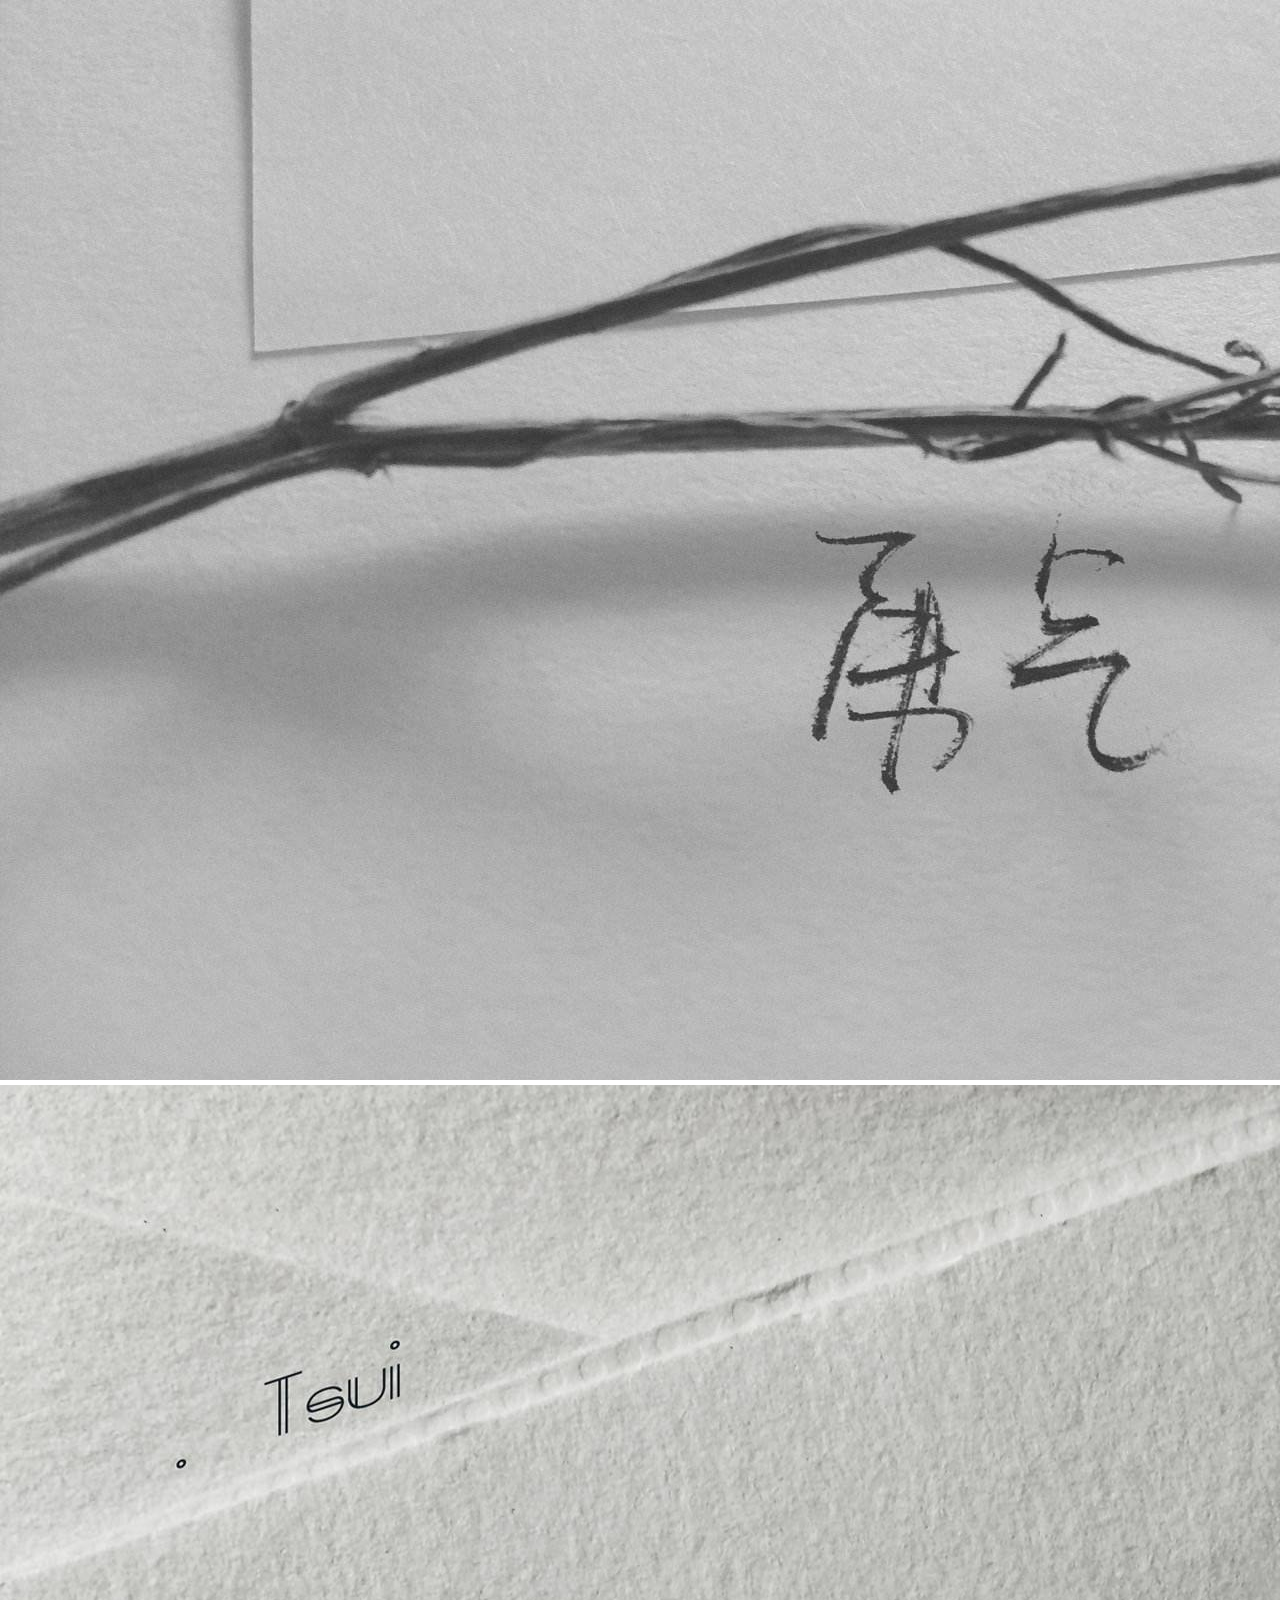
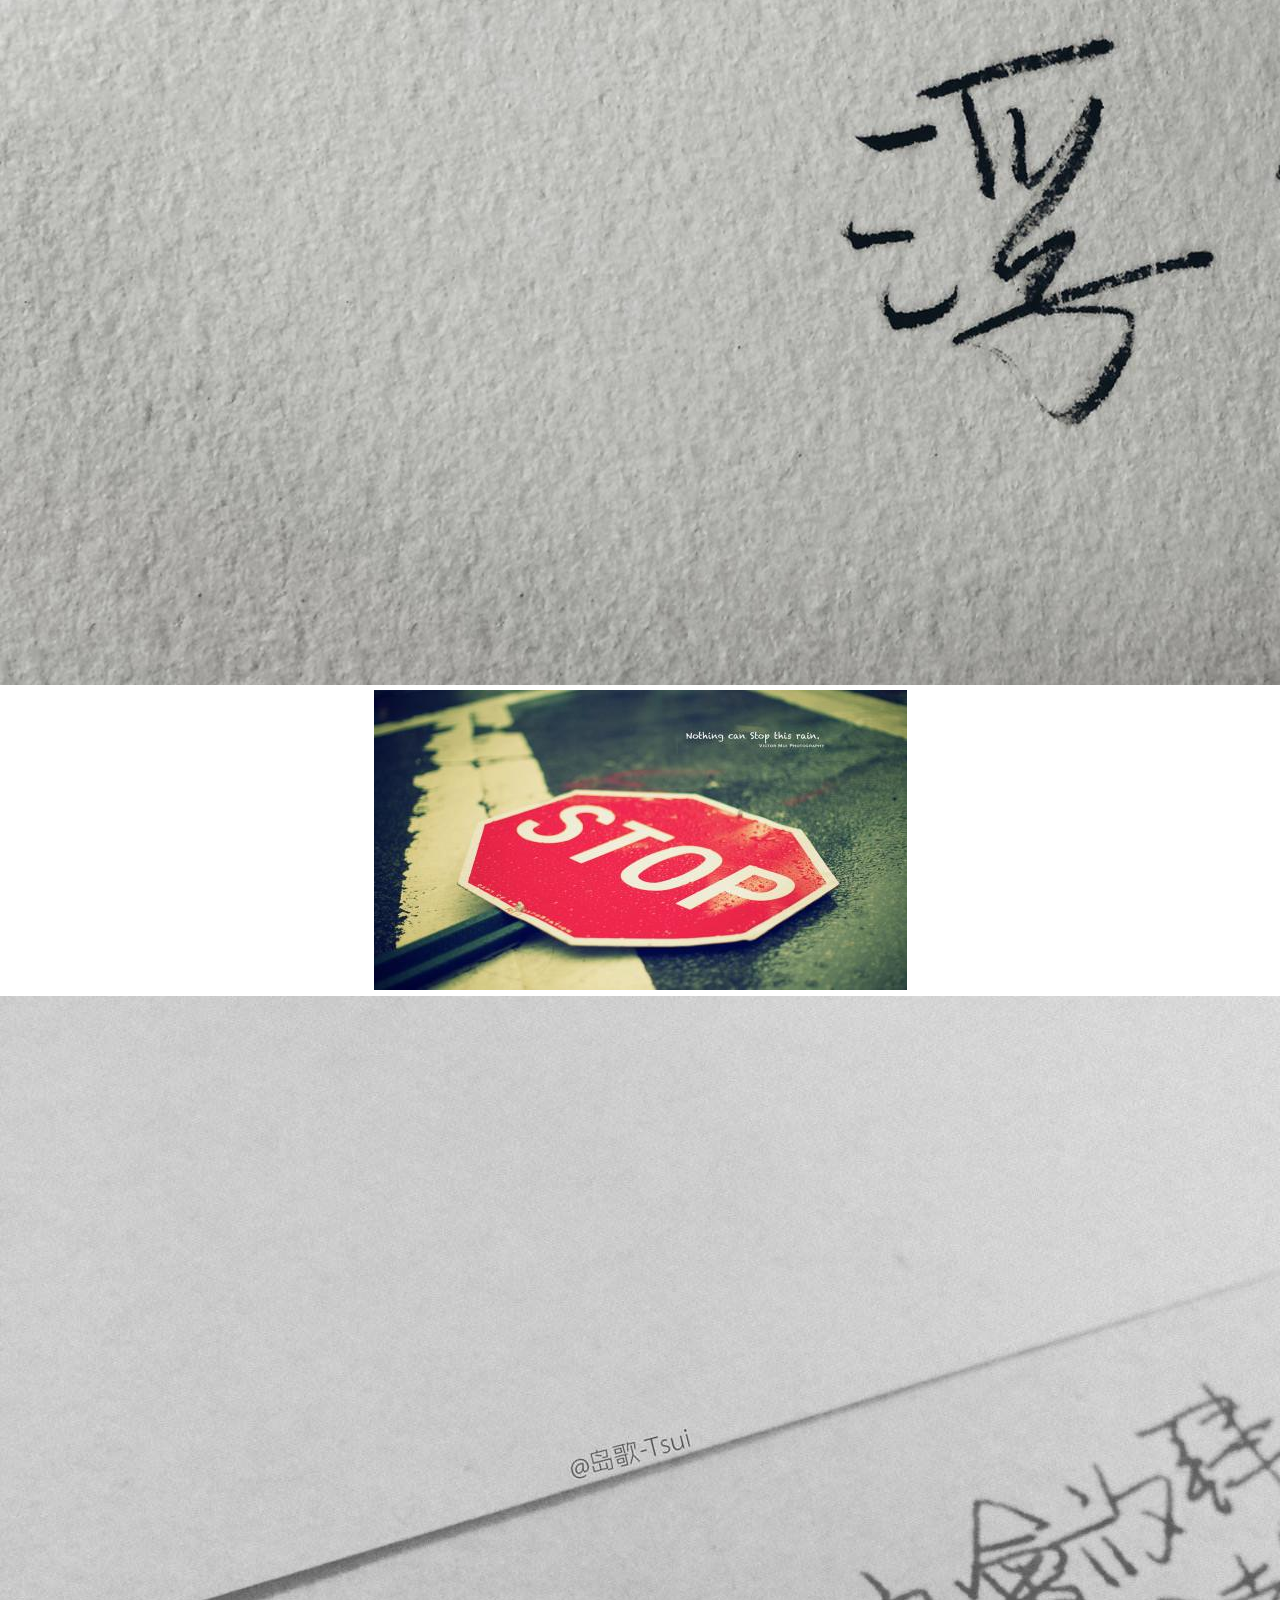
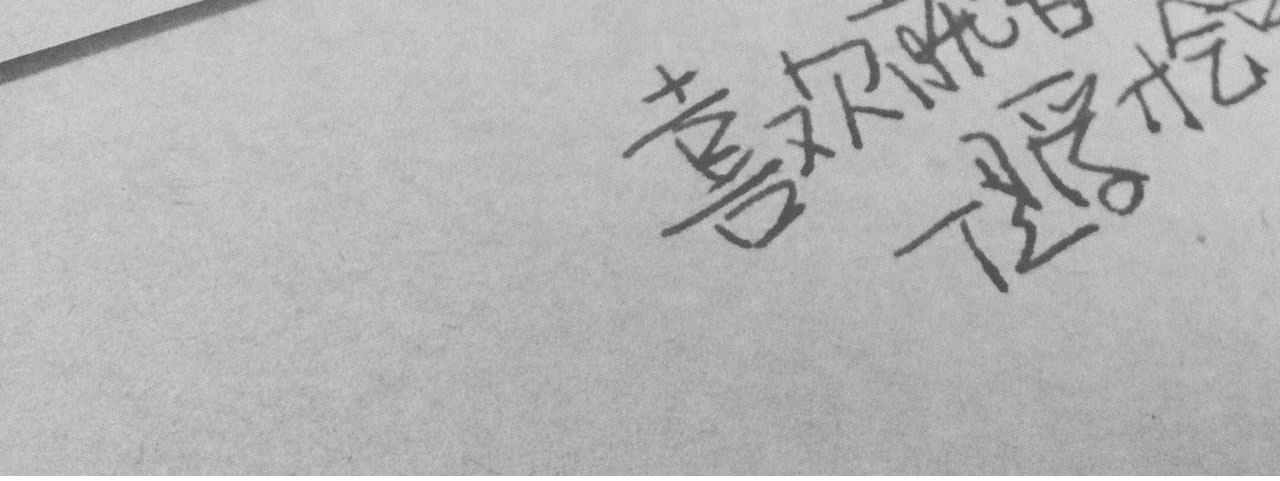
<file: index.html>
<!DOCTYPE html>
<html lang="en">
<head>
    <meta charset="UTF-8">
    <title>王江铭的个人主页</title>
    <meta name="viewport" content="width=device-width,initial-scale=1,user-scalable=no">
    <script src="http://libs.baidu.com/jquery/2.0.0/jquery.min.js"></script>
    <link rel="stylesheet" href="./css/Reset.css">
    <link rel="stylesheet" href="./css/index.css">
    <script type="text/javascript" src="http://cdn.repository.webfont.com/wwwroot/js/wf/youziku.api.min.js"></script>
    <script type="text/javascript">
        $webfont.load("body,h1", "32fb3807963644a78ba26c939ed2d4a9", "cyjianxk");
        /*$webfont.load("#id1,.class1,h1", "32fb3807963644a78ba26c939ed2d4a9", "cyjianxk");*/
        /*．．．*/
        $webfont.draw();
    </script>
</head>
<body>
<!--背景轮播图-->
<div id="slider" >
    <a href="#"><img src="./img/bg2.jpg"/></a>
    <a href="#"><img src="./img/bg3.jpeg"/></a>
    <a href="#"><img src="./img/bg4.jpg"/></a>
    <a href="#"><img src="./img/bg1.jpg"/></a>
</div>

<div class="container" style="display: none">
    <div class="main">
          <h1>王江铭</h1>
          <h3>前端工程师</h3>
<!--        熟悉java node等后端语言,熟悉sql-->
          <p class="jj">2019年毕业于邯郸职业技术学院,后入职河北站腾网科技有限公司,任职前端工程师,后续开发多个后台管理系统,参与过小程序和谷歌插件的开发,做过百度爬虫(爬取关键词排名) </p>
          <div class="nav">
              <span class="toP"><a href="./project.html">项目介绍</a></span>
              <span class="toSg"><a href="./past.html">时光漫步</a></span>
              <span class="toMe"><a href="./chat.html">联系我</a></span>
          </div>
    </div>
</div>

<!--网易云播放器-->
<div class="aduiobox">
    <iframe frameborder="no" border="0" marginwidth="0" marginheight="0" width=330 height=450 src="//music.163.com/outchain/player?type=0&id=2816165010&auto=1&height=430"></iframe>
</div>
<script src="./js/vmc.slider.full.min.js"></script>
<script>
    $(function() {
        let clinetH = $(window).height()
        let clinetW = $(window).width()
        $(".vui-slider").hide()
        $('#slider').vmcSlider({
            width:clinetW,
            height:clinetH,
            gridCol: 10,
            gridRow: 5,
            gridVertical: 20,
            gridHorizontal: 10,
            autoPlay: true,
            ascending: true,
            effects: [
                'fade', 'fadeLeft', 'fadeRight', 'fadeTop', 'fadeBottom', 'fadeTopLeft', 'fadeBottomRight',
                'blindsLeft', 'blindsRight', 'blindsTop', 'blindsBottom', 'blindsTopLeft', 'blindsBottomRight',
                'curtainLeft', 'curtainRight', 'interlaceLeft', 'interlaceRight', 'mosaic', 'bomb', 'fumes'
            ],
            ie6Tidy: false,
            random: false,
            duration: 4000,
            speed: 3000
        });
        $(".vui-slider").show()
        $(".container").show()
    });
</script>
</body>
</html>
</file>
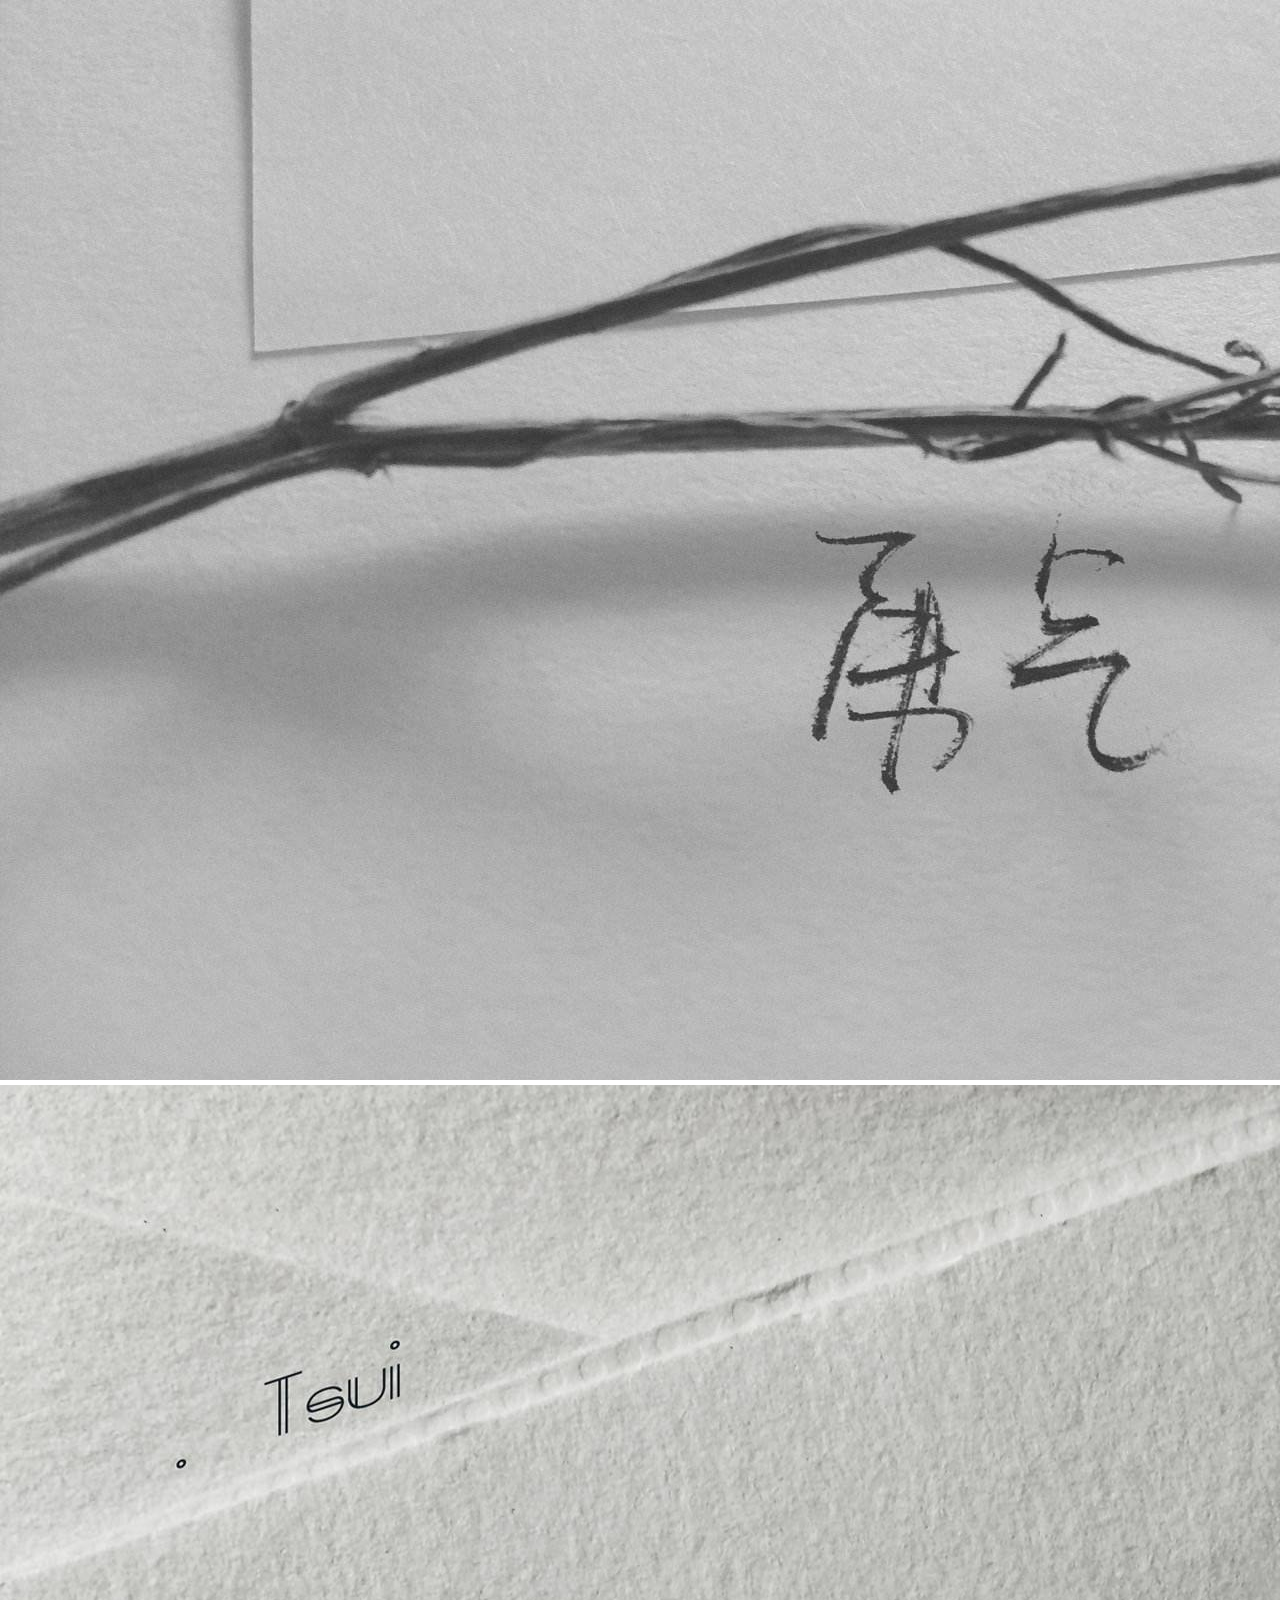
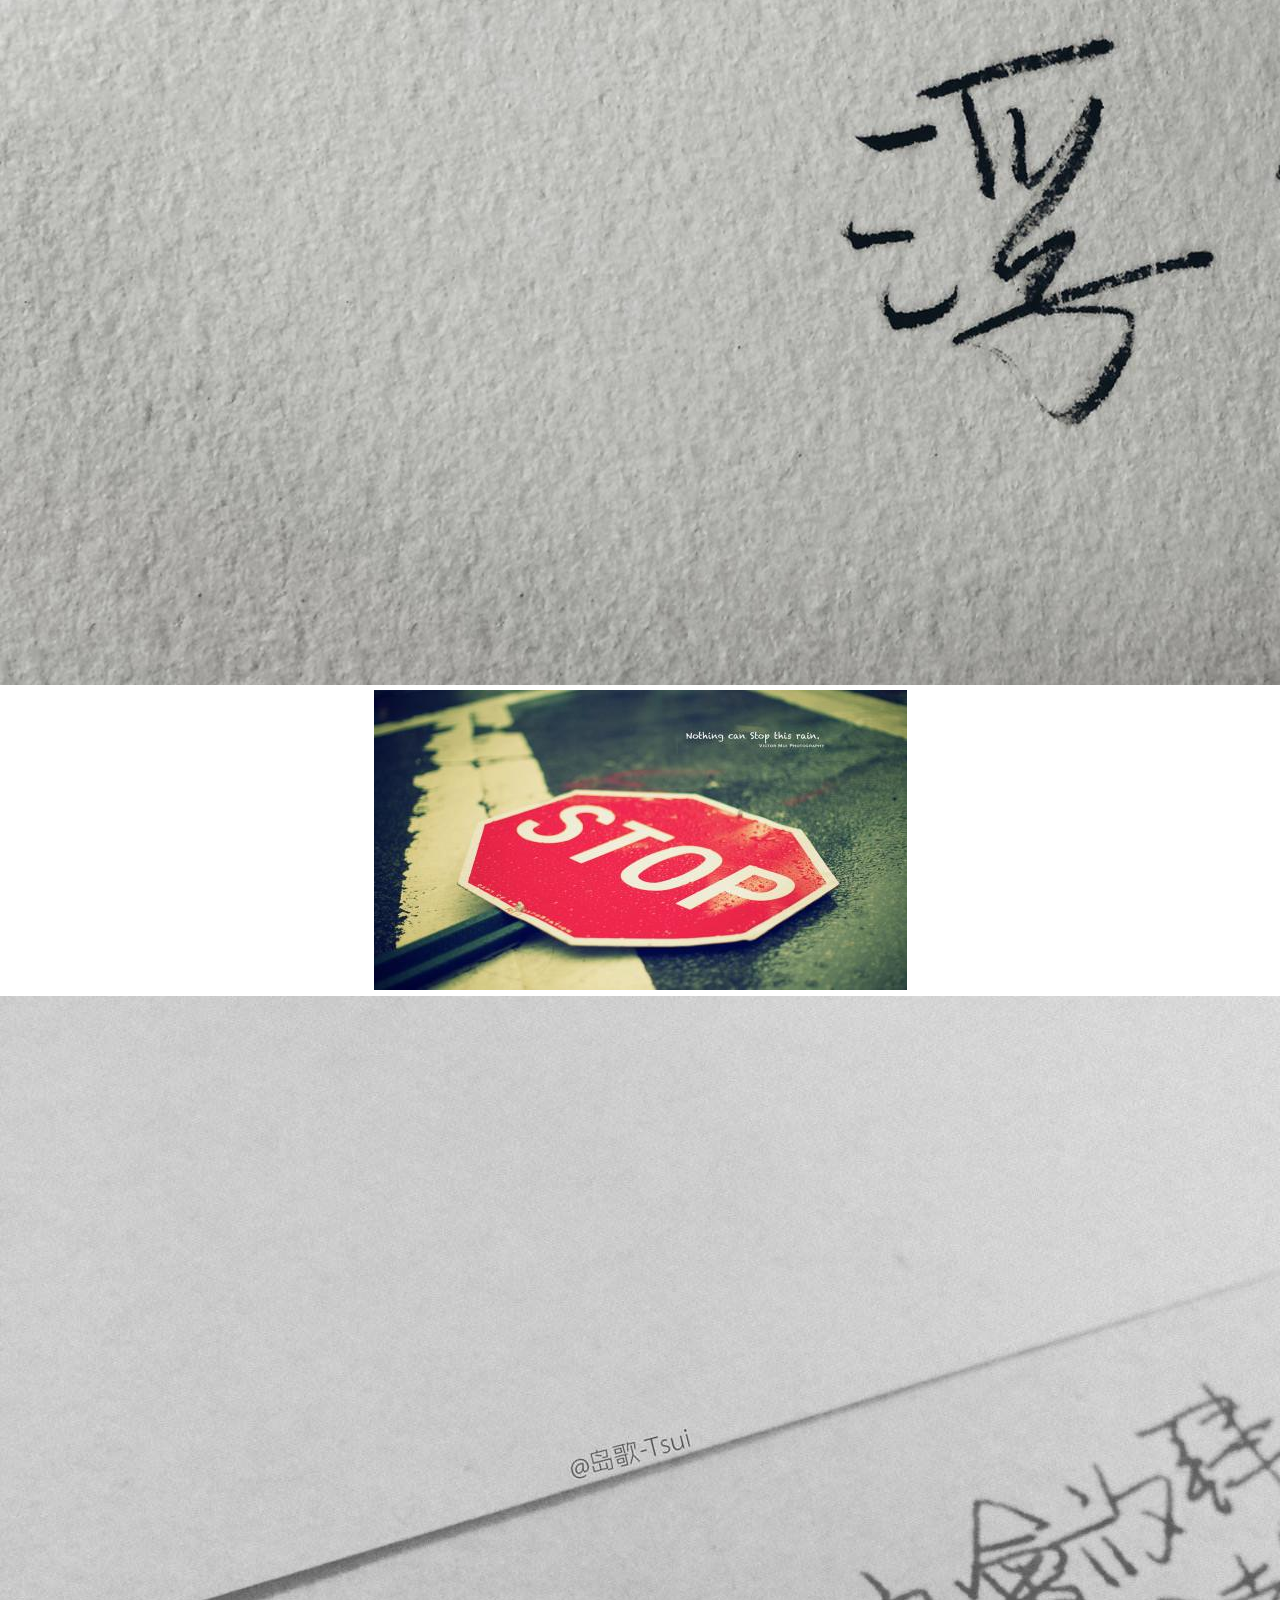
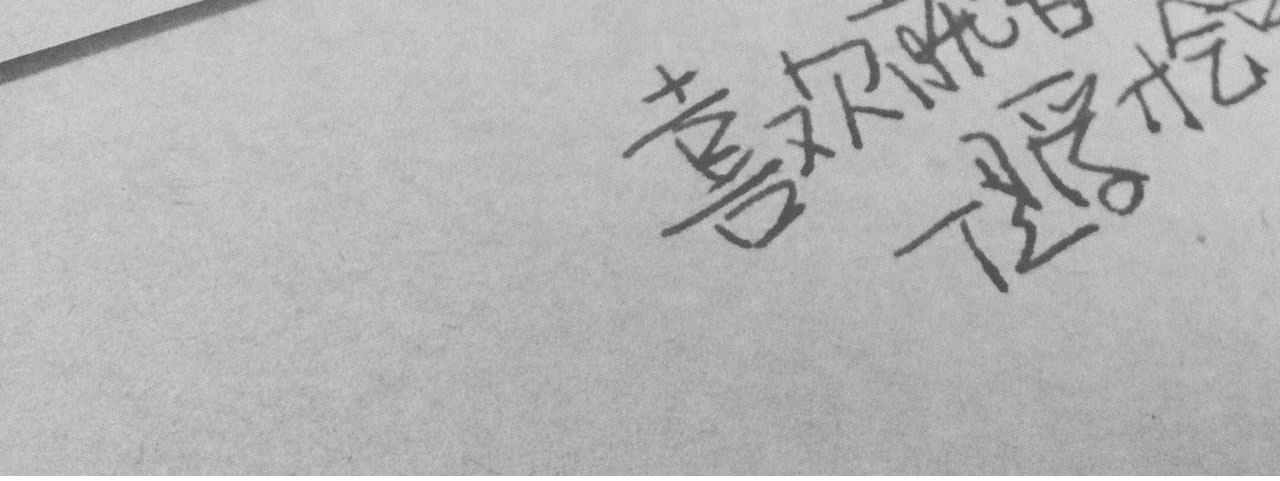
<file: chat.html>
<!DOCTYPE html>
<html lang="en">
<head>
    <meta charset="UTF-8">
    <title>王江铭的个人主页</title>
    <meta name="viewport" content="width=device-width,initial-scale=1,user-scalable=no">
    <script src="http://libs.baidu.com/jquery/2.0.0/jquery.min.js"></script>
    <link rel="stylesheet" href="./css/Reset.css">
    <link rel="stylesheet" href="./css/index.css">
    <link rel="stylesheet" href="./css/chat.css">
    <script type="text/javascript" src="http://cdn.repository.webfont.com/wwwroot/js/wf/youziku.api.min.js"></script>
    <script type="text/javascript">
        $webfont.load("body,h1", "32fb3807963644a78ba26c939ed2d4a9", "cyjianxk");
        /*$webfont.load("#id1,.class1,h1", "32fb3807963644a78ba26c939ed2d4a9", "cyjianxk");*/
        /*．．．*/
        $webfont.draw();
    </script>
</head>
<body>
<!--背景轮播图-->
<div id="slider" >
    <a href="#"><img src="./img/bg2.jpg"/></a>
    <a href="#"><img src="./img/bg3.jpeg"/></a>
    <a href="#"><img src="./img/bg4.jpg"/></a>
    <a href="#"><img src="./img/bg1.jpg"/></a>
</div>

<div class="container" style="display: none">
    <div class="main">
        <h1>联系方式</h1>
        <div class="chat">
            <h3><img src="./img/qq.png" alt="">:1123093510</h3>
            <h3><img src="./img/weixin.png" alt="">:1123093510</h3>
            <h3><img src="./img/github.png" alt="">: <a href="https://github.com/kevinqijie">https://github.com/kevinqijie</a> </h3>
        </div>
        <p>本站所有图片字体均来自网络,侵权必删</p>
        <div class="nav">
            <span class="toP"><a href="./project.html">项目介绍</a></span>
            <span class="toSg"><a href="./past.html">时光漫步</a></span>
            <span class="toMe"><a href="./index.html">首页</a></span>
        </div>
    </div>
</div>

<!--网易云播放器-->

<div class="aduiobox">
    <iframe frameborder="no" border="0" marginwidth="0" marginheight="0" width=330 height=450 src="//music.163.com/outchain/player?type=0&id=2816165010&auto=1&height=430"></iframe>
</div>
<script src="./js/vmc.slider.full.min.js"></script>
<script>
    $(function() {
        let clinetH = $(window).height()
        let clinetW = $(window).width()
        $(".vui-slider").hide()
        $('#slider').vmcSlider({
            width:clinetW,
            height:clinetH,
            gridCol: 10,
            gridRow: 5,
            gridVertical: 20,
            gridHorizontal: 10,
            autoPlay: true,
            ascending: true,
            effects: [
                'fade', 'fadeLeft', 'fadeRight', 'fadeTop', 'fadeBottom', 'fadeTopLeft', 'fadeBottomRight',
                'blindsLeft', 'blindsRight', 'blindsTop', 'blindsBottom', 'blindsTopLeft', 'blindsBottomRight',
                'curtainLeft', 'curtainRight', 'interlaceLeft', 'interlaceRight', 'mosaic', 'bomb', 'fumes'
            ],
            ie6Tidy: false,
            random: false,
            duration: 4000,
            speed: 3000
        });
        $(".vui-slider").show()
        $(".container").show()
    });
</script>
</body>
</html>
</file>
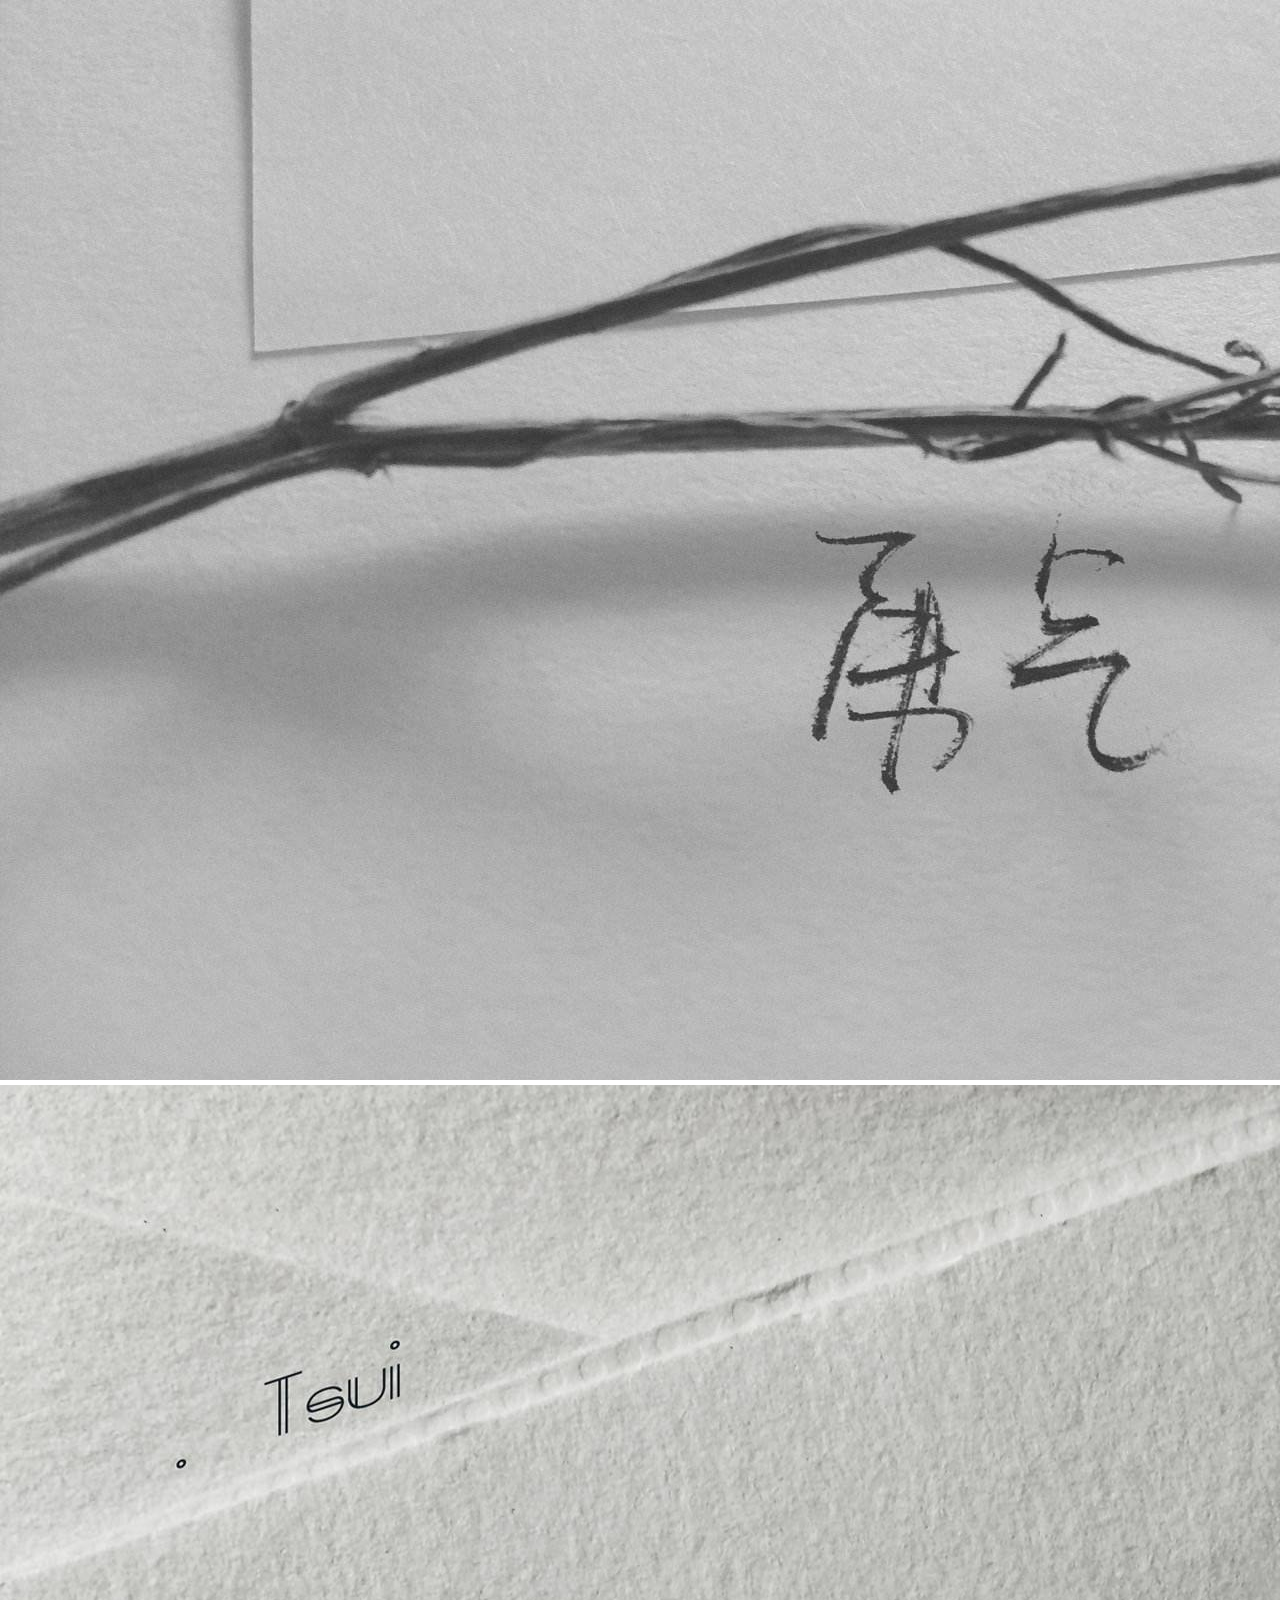
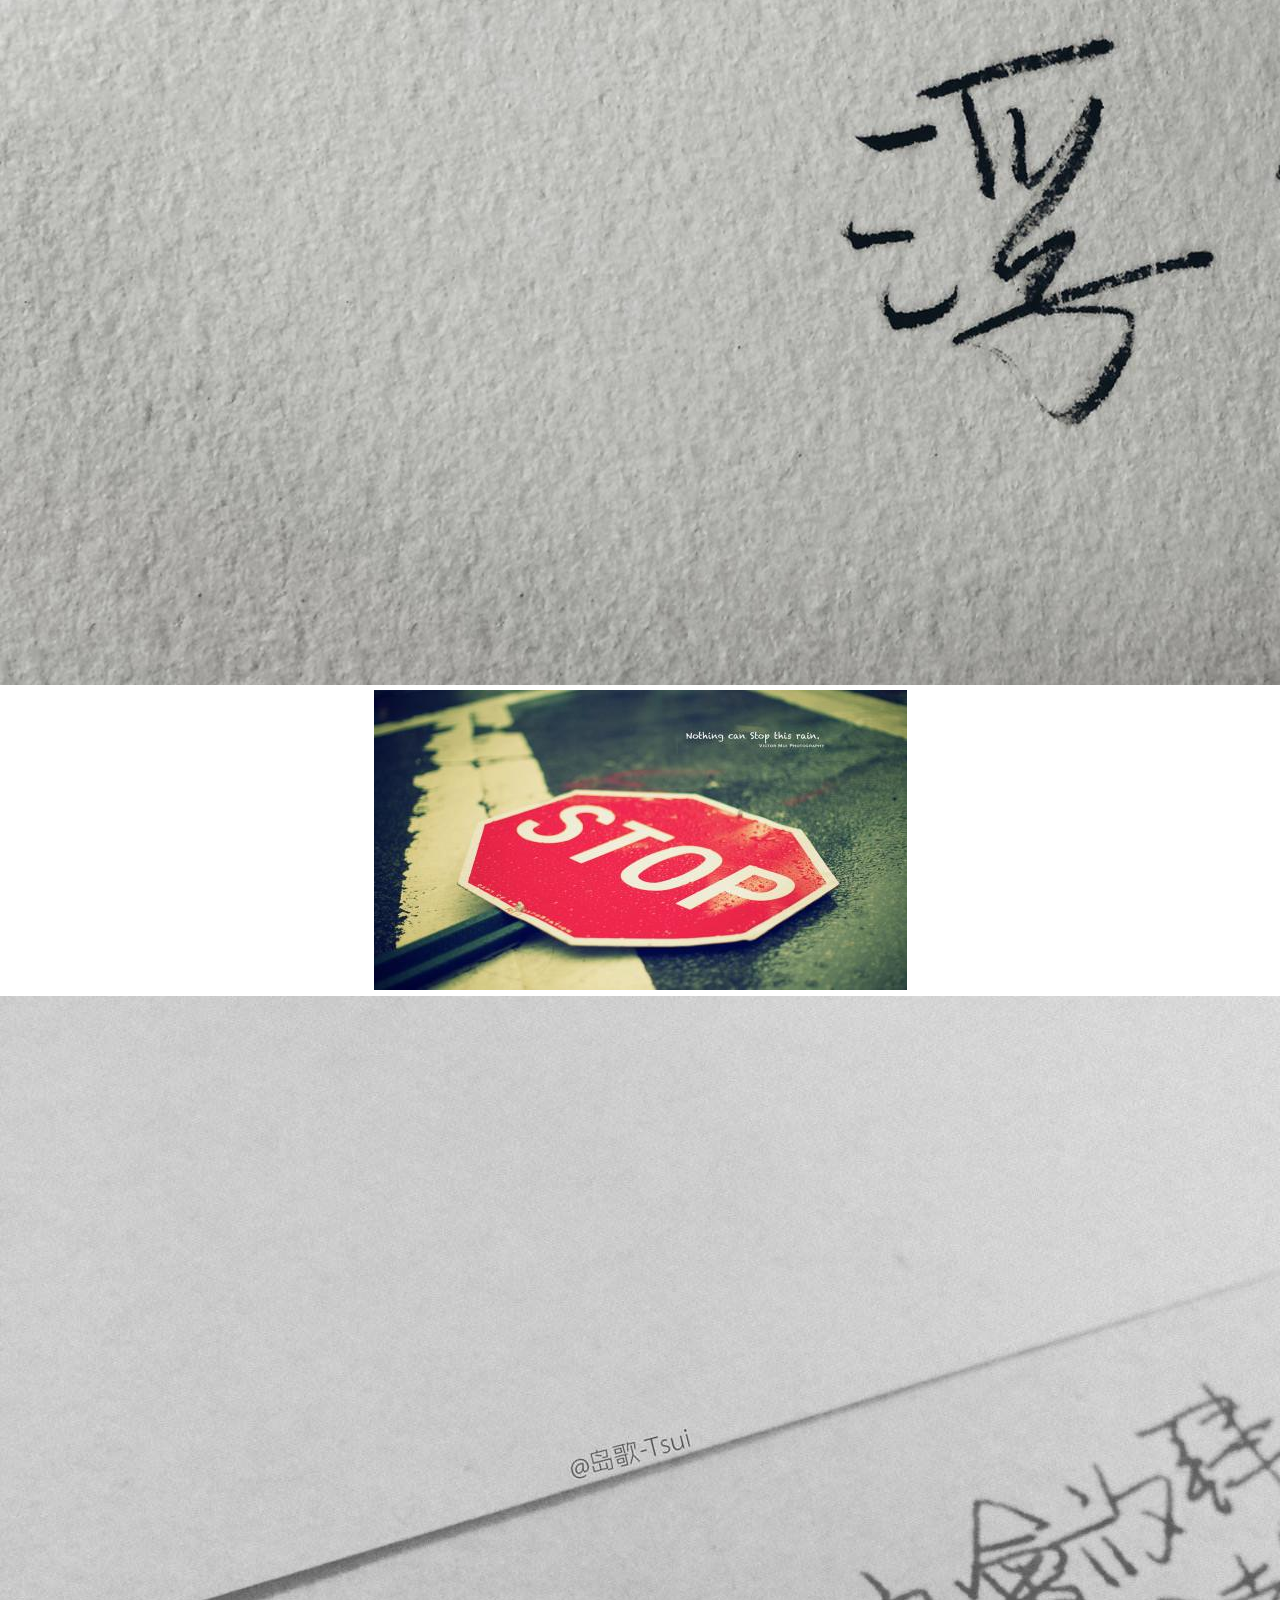
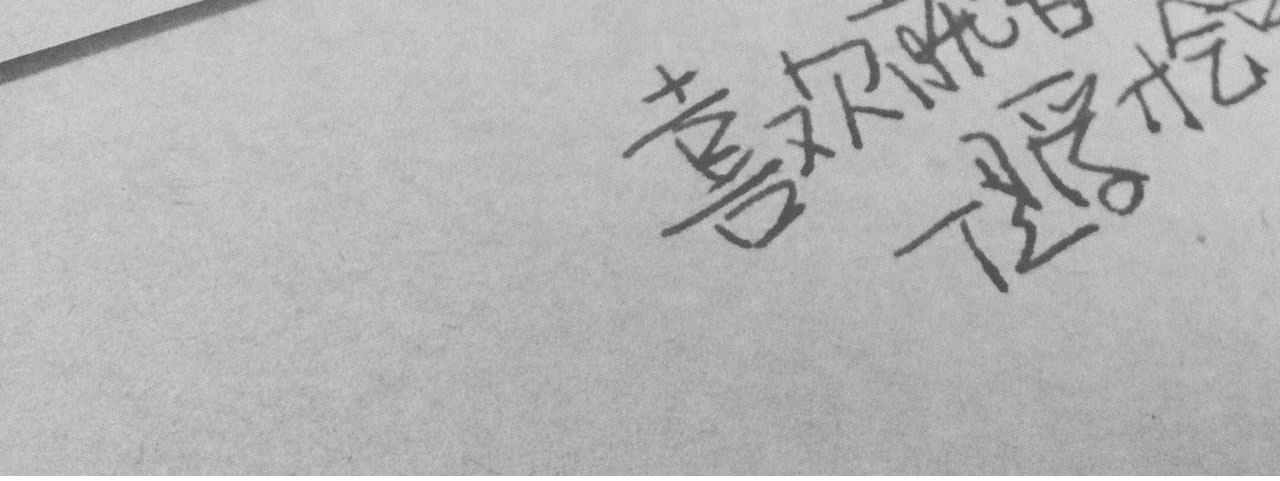
<file: past.html>
<!DOCTYPE html>
<html lang="en">
<head>
    <meta charset="UTF-8">
    <title>王江铭的个人主页</title>
    <meta name="viewport" content="width=device-width,initial-scale=1,user-scalable=no">
    <script src="http://libs.baidu.com/jquery/2.0.0/jquery.min.js"></script>
    <link rel="stylesheet" href="./css/Reset.css">
    <link rel="stylesheet" href="./css/index.css">
    <script type="text/javascript" src="http://cdn.repository.webfont.com/wwwroot/js/wf/youziku.api.min.js"></script>
    <script type="text/javascript">
        $webfont.load("body,h1", "32fb3807963644a78ba26c939ed2d4a9", "cyjianxk");
        /*$webfont.load("#id1,.class1,h1", "32fb3807963644a78ba26c939ed2d4a9", "cyjianxk");*/
        /*．．．*/
        $webfont.draw();
    </script>
</head>
<body>
<!--背景轮播图-->
<div id="slider" >
    <a href="#"><img src="./img/bg2.jpg"/></a>
    <a href="#"><img src="./img/bg3.jpeg"/></a>
    <a href="#"><img src="./img/bg4.jpg"/></a>
    <a href="#"><img src="./img/bg1.jpg"/></a>
</div>

<div class="container" style="display: none">
    <div class="main">
        <h1>王江铭</h1>
        <h3>前端工程师</h3>
        <!--        熟悉java node等后端语言,熟悉sql-->
        <p class="jj">2019年毕业于邯郸职业技术学院,后入职河北站腾网科技有限公司,任职前端工程师,后续开发多个后台管理系统,参与过小程序和谷歌插件的开发,做过百度爬虫(爬取关键词排名) </p>
        <div class="nav">
            <span class="toP"><a href="./project.html">项目介绍</a></span>
            <span class="toSg"><a href="./past.html">时光漫步</a></span>
            <span class="toMe"><a href="./chat.html">联系我</a></span>
        </div>
    </div>
</div>

<!--网易云播放器-->
<div class="aduiobox">
    <iframe frameborder="no" border="0" marginwidth="0" marginheight="0" width=330 height=450 src="//music.163.com/outchain/player?type=0&id=2816165010&auto=1&height=430"></iframe>
</div>
<script src="./js/vmc.slider.full.min.js"></script>
<script>
    $(function() {
        let clinetH = $(window).height()
        let clinetW = $(window).width()
        $(".vui-slider").hide()
        $('#slider').vmcSlider({
            width:clinetW,
            height:clinetH,
            gridCol: 10,
            gridRow: 5,
            gridVertical: 20,
            gridHorizontal: 10,
            autoPlay: true,
            ascending: true,
            effects: [
                'fade', 'fadeLeft', 'fadeRight', 'fadeTop', 'fadeBottom', 'fadeTopLeft', 'fadeBottomRight',
                'blindsLeft', 'blindsRight', 'blindsTop', 'blindsBottom', 'blindsTopLeft', 'blindsBottomRight',
                'curtainLeft', 'curtainRight', 'interlaceLeft', 'interlaceRight', 'mosaic', 'bomb', 'fumes'
            ],
            ie6Tidy: false,
            random: false,
            duration: 4000,
            speed: 3000
        });
        $(".vui-slider").show()
        $(".container").show()
    });
</script>
</body>
</html>
</file>
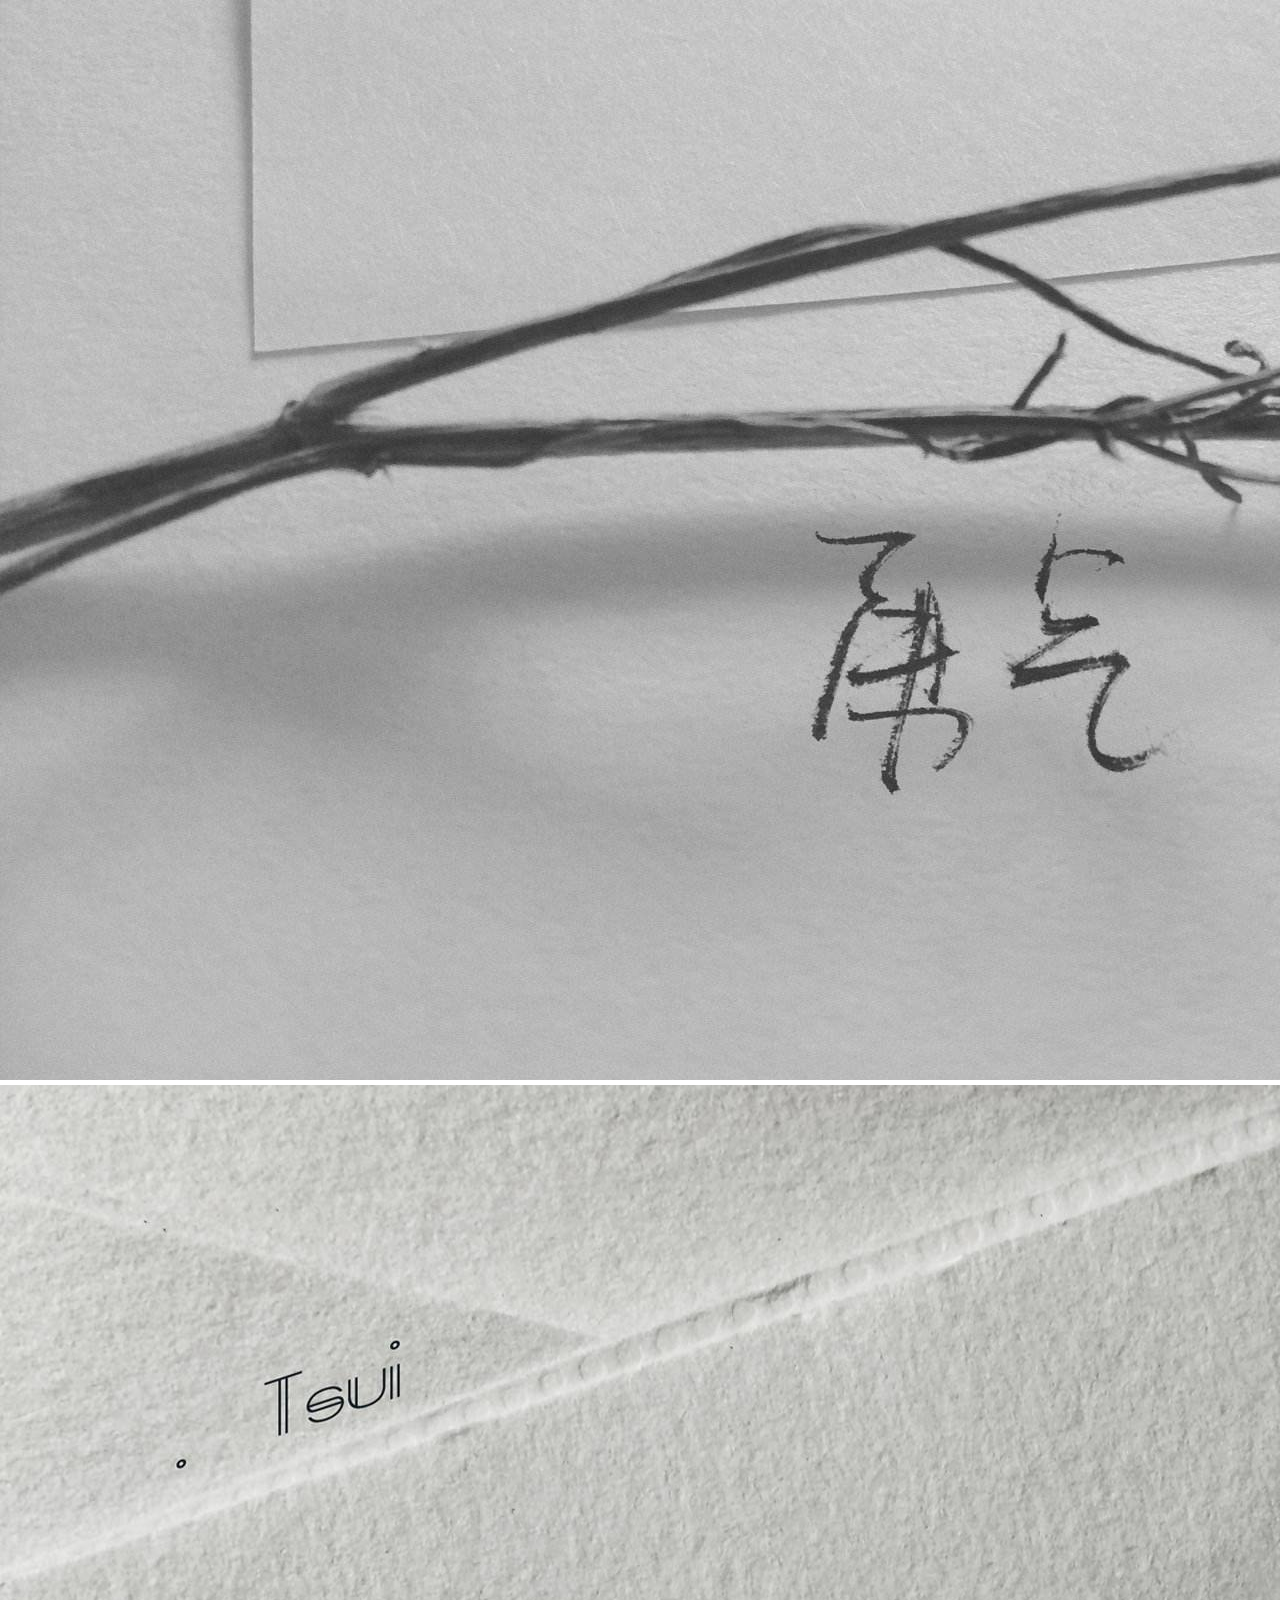
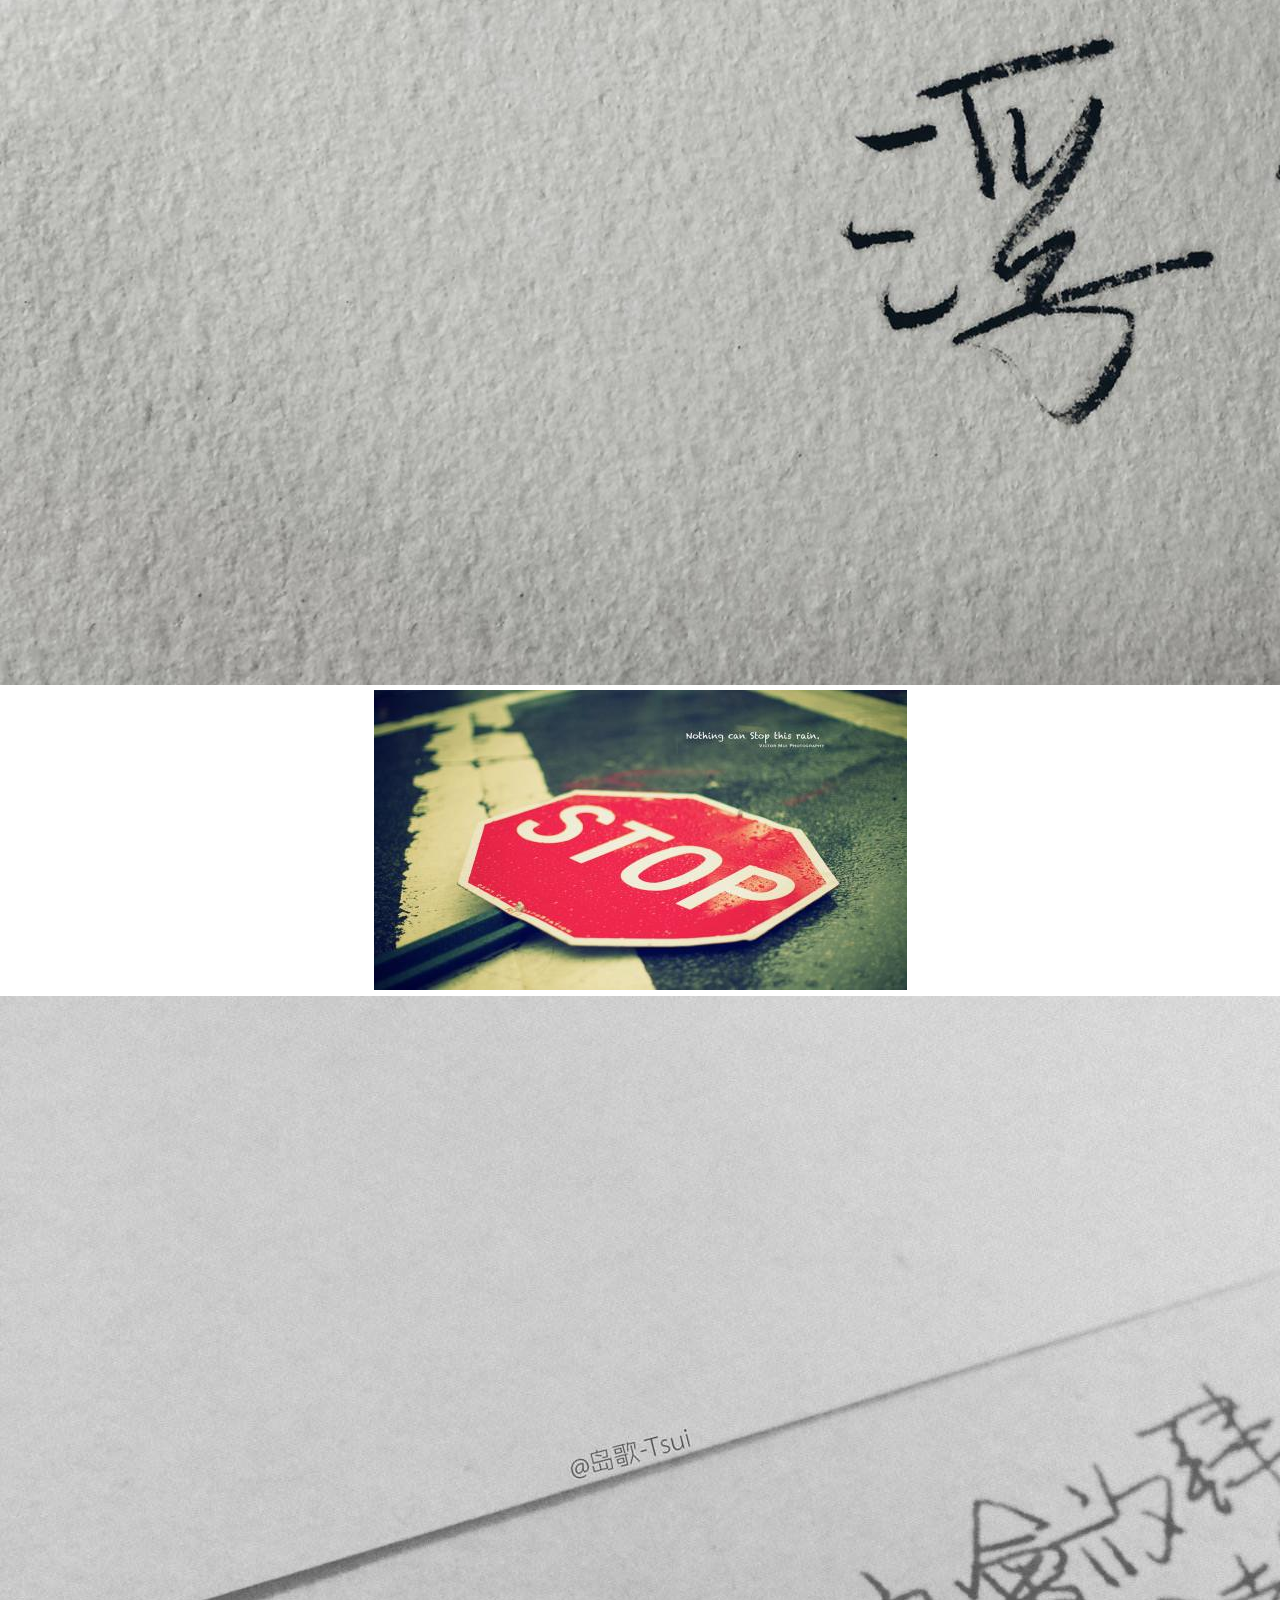
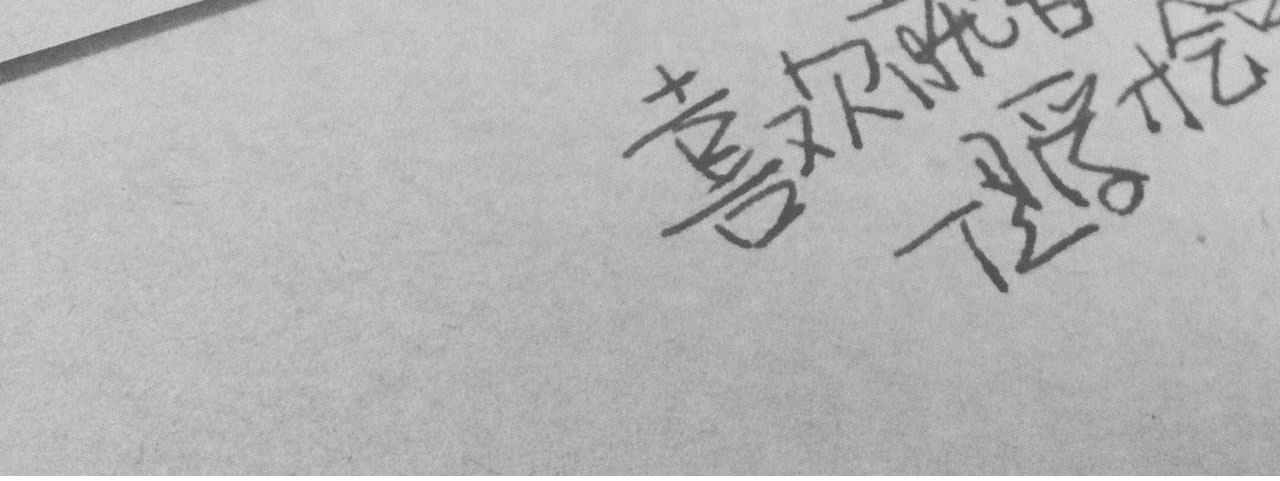
<file: project.html>
<!DOCTYPE html>
<html lang="en">
<head>
    <meta charset="UTF-8">
    <title>王江铭的个人主页-项目介绍</title>
    <meta name="viewport" content="width=device-width,initial-scale=1,user-scalable=no">
    <script src="http://libs.baidu.com/jquery/2.0.0/jquery.min.js"></script>
    <link rel="stylesheet" href="./css/Reset.css">
    <link rel="stylesheet" href="./css/project.css">
    <script type="text/javascript" src="http://cdn.repository.webfont.com/wwwroot/js/wf/youziku.api.min.js"></script>
    <script type="text/javascript">
        $webfont.load("body,h1", "32fb3807963644a78ba26c939ed2d4a9", "cyjianxk");
        /*$webfont.load("#id1,.class1,h1", "32fb3807963644a78ba26c939ed2d4a9", "cyjianxk");*/
        /*．．．*/
        $webfont.draw();
    </script>
</head>
<body>
<!--背景轮播图-->
<div id="slider" >
    <a href="#"><img src="./img/bg2.jpg"/></a>
    <a href="#"><img src="./img/bg3.jpeg"/></a>
    <a href="#"><img src="./img/bg4.jpg"/></a>
    <a href="#"><img src="./img/bg1.jpg"/></a>
</div>

<div class="container" style="display: none">
    <div class="main">
        <div class="nav">
            <span class="toP"><a href="./index.html">首页</a></span>
            <span class="toSg"><a href="./past.html">时光漫步</a></span>
            <span class="toMe"><a href="./chat.html">联系我</a></span>
        </div>
        <h1>项目介绍</h1>

        <div class="projectlist">
            
            <div class="projectBox">
                <img src="./img/seoyh1.png" alt="">
                <h3>seo优化平台</h3>
                <!--        熟悉java node等后端语言,熟悉sql-->
                <p class="jj">
                    seo优化后台管理系统,用于分发录入人物,开发周期3个月,对接java后台,vue项目 elementUI, nginx 部署项目
                </p>
                <h2>项目地址: <a href="http://seo.jj3721.com">seo.jj3721.com</a></h2>
            </div>

            <div class="projectBox">
                <img src="./img/seocha1.png" alt="">
                <h3>seo查询网</h3>
                <!--        熟悉java node等后端语言,熟悉sql-->
                <p class="jj">
                    seo查询网,提供用户对于自己站点的各个搜索引擎的排名检测,站点tdk检测等,前期用vue脚手架开发后期由于脚手架不利于seo优化,替换成多页面,本项目技术难点在于异步数据更新,解决办法轮训
                </p>
                <h2>项目地址: <a href="http://www.seocha.cn/">www.seocha.cn</a></h2>
            </div>

            <div class="projectBox">
                <img src="./img/kf.jpg" alt="">
                <h3>小程序</h3>
                <!--        熟悉java node等后端语言,熟悉sql-->
                <p class="jj">
                    功能展示类小程序
                </p>

            </div>

            <div class="projectBox">
                <img src="./img/kf.jpg" alt="">
                <h3>谷歌插件</h3>
                <!--        熟悉java node等后端语言,熟悉sql-->
                <p class="jj">
                    用于用户在后台报错类插件
                </p>

            </div>
        </div>
    </div>
</div>

<!--网易云播放器-->
<div class="aduiobox">
    <iframe frameborder="no" border="0" marginwidth="0" marginheight="0" width=330 height=450 src="//music.163.com/outchain/player?type=0&id=2816165010&auto=1&height=430"></iframe>
</div>
<script src="./js/vmc.slider.full.min.js"></script>
<script>
    $(function() {
        let clinetH = $(window).height()
        let clinetW = $(window).width()
        $(".vui-slider").hide()
        $('#slider').vmcSlider({
            width:clinetW,
            height:clinetH,
            gridCol: 10,
            gridRow: 5,
            gridVertical: 20,
            gridHorizontal: 10,
            autoPlay: true,
            ascending: true,
            effects: [
                'fade', 'fadeLeft', 'fadeRight', 'fadeTop', 'fadeBottom', 'fadeTopLeft', 'fadeBottomRight',
                'blindsLeft', 'blindsRight', 'blindsTop', 'blindsBottom', 'blindsTopLeft', 'blindsBottomRight',
                'curtainLeft', 'curtainRight', 'interlaceLeft', 'interlaceRight', 'mosaic', 'bomb', 'fumes'
            ],
            ie6Tidy: false,
            random: false,
            duration: 4000,
            speed: 3000
        });
        $(".vui-slider").show()
        $(".container").show()
    });
</script>
</body>
</html>
</file>
<file: css/index.css>
.main {
    width: 500px;
    height: 400px;
    background: rgba(0, 0, 0, .5);
    margin: 100px auto;
    border-radius: 10px;
    transition: all .3s;
    cursor: pointer;
    padding: 10px;
    box-sizing: border-box;
}
.main:hover{
  transform: translateY(-10px);
}
.main h1 {
    color: #fff;
    font-size:34px;
    text-align: center;
}

.main h3 {
    margin: 10px 0;
    font-size: 26px;
    color: #eee;
}

.jj {
    text-align: left;
    font-size: 23px;
    text-indent: 2em;
    line-height: 1.4;
    color: #ccc;
}

.nav{
    margin-top: 20px;
    padding: 0 10px;
    box-sizing: border-box;
}
.nav span a{
    font-size: 20px;
}
.nav .toP{
    float: left;
}
.nav .toMe{
    float: right;
}
@media screen and (max-width: 720px)  {
    .main{
        width: 98vh;
    }
    .container{
        display: flex;
        justify-content: center;
        align-items: center;
    }
    .aduiobox{
        display: none;
    }
}
</file>
<file: css/chat.css>
.main{
    background: rgba(255,255,255,.8);
    color: #111 !important;
}
.main h1,.main h3{
    color: #111;
}
.chat{
    text-align: left;
    padding: 10px;
    box-sizing: border-box;
}
.chat h3{
    display: flex;
    align-items: center;
}
</file>
<file: css/project.css>
.main{
    position: absolute;
    top:10px;
    left:340px;
    background: rgba(0, 0, 0, .5);
    color: #fff;
    padding: 10px;
    overflow: hidden;
    overflow-y: auto;
    box-sizing: border-box;
    text-align: left;
}
.main > h1{
    font-size: 24px;
}
.projectlist{
    margin-top: 20px;
    display: flex;
    justify-content: space-between;
    flex-wrap: wrap;
}
.projectBox{
    width:300px;
    margin-top: 10px;
    line-height: 1.7;
}
.projectBox img{
    width: 100%;
    height: 137.25px;
 }
.projectBox h3{
    font-size: 18px;
}
.nav{
    float: right;
    font-size: 18px;
}
</file>
